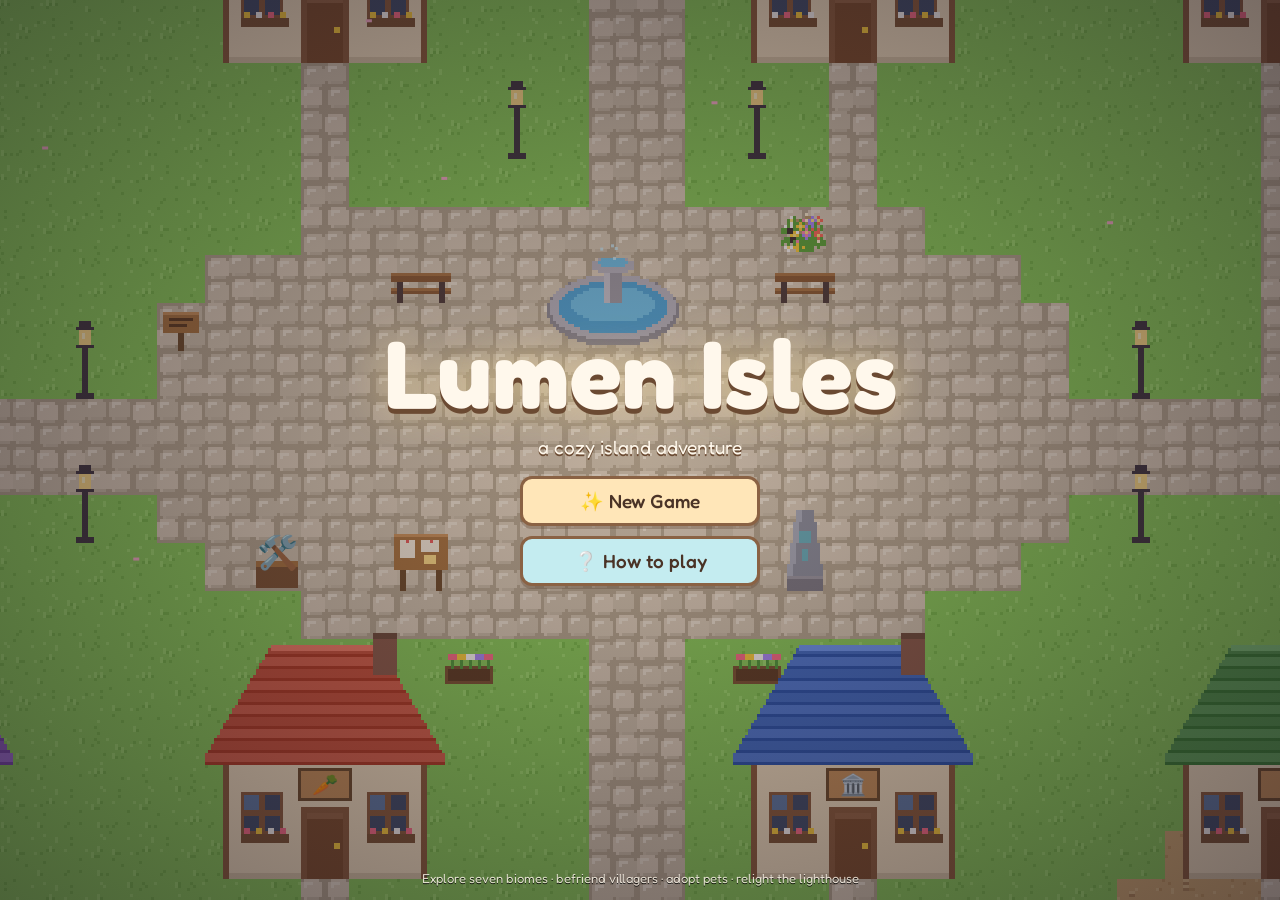
<file: lumen-isles/index.html>
<!doctype html>
<html lang="en">
<head>
<meta charset="utf-8">
<meta name="viewport" content="width=device-width,initial-scale=1,maximum-scale=1,user-scalable=no">
<title>Lumen Isles</title>
<link rel="preconnect" href="https://fonts.googleapis.com">
<link rel="preconnect" href="https://fonts.gstatic.com" crossorigin>
<link href="https://fonts.googleapis.com/css2?family=Fredoka:wght@400;500;600;700&display=swap" rel="stylesheet">
<link rel="stylesheet" href="css/style.css">
</head>
<body>
<canvas id="game"></canvas>
<div id="hud" class="hidden">
  <div id="hud-tl" class="card">
    <div id="hud-time"></div>
    <div id="hud-coins"></div>
    <div id="hud-place"></div>
  </div>
  <div id="hud-tr">
    <div id="hud-hp"></div>
    <div id="hud-quest" class="card"></div>
  </div>
  <div id="hud-menu"></div>
  <div id="hud-bottom">
    <div id="prompt"></div>
    <div id="toolbar"></div>
  </div>
</div>
<div id="toasts"></div>
<div id="banner"></div>
<div id="flash"></div>
<div id="overlay"></div>
<div id="title"></div>
<div id="touch" class="hidden"><div id="joy"><div id="joy-knob"></div></div><button id="touch-act">✋</button><button id="touch-menu">🎒</button></div>
<div id="fade"></div>
<script src="js/util.js"></script>
<script src="js/data.js"></script>
<script src="js/art.js"></script>
<script src="js/world.js"></script>
<script src="js/systems.js"></script>
<script src="js/audio.js"></script>
<script src="js/game.js"></script>
<script src="js/ui.js"></script>
<script src="js/main.js"></script>
</body>
</html>
</file>
<file: lumen-isles/css/style.css>
:root {
  --cream: #fff8ec; --cream2: #f6ead4; --brown: #6b4a32; --brown2: #8a6244; --ink: #4a3326;
  --accent: #f4a259; --teal: #5bc0be; --pink: #f28ba8; --green: #7cc36b; --red: #e86a6a; --gold: #f2c94c;
  --shadow: 0 6px 0 rgba(90, 60, 40, .25), 0 12px 30px rgba(40, 25, 15, .25);
  --font: 'Fredoka', 'Nunito', 'Segoe UI', system-ui, sans-serif;
}
* { box-sizing: border-box; }
html, body { margin: 0; height: 100%; overflow: hidden; background: #1c1a2a; font-family: var(--font); color: var(--ink); user-select: none; -webkit-user-select: none; }
canvas#game { display: block; position: fixed; inset: 0; image-rendering: pixelated; }
.hidden { display: none !important; }
.card { background: var(--cream); border: 3px solid var(--brown2); border-radius: 14px; box-shadow: var(--shadow); }
.emo { font-family: 'Apple Color Emoji', 'Segoe UI Emoji', 'Noto Color Emoji', sans-serif; display: inline-block; line-height: 1; }
button { font-family: var(--font); }

/* HUD */
#hud { position: fixed; inset: 0; pointer-events: none; }
#hud-tl { position: absolute; left: 14px; top: 14px; padding: 8px 14px; min-width: 190px; pointer-events: auto; }
#hud-time { font-weight: 600; font-size: 17px; }
#hud-coins { font-size: 16px; margin-top: 2px; }
#hud-place { font-size: 13px; color: var(--brown2); margin-top: 2px; }
#hud-place b { color: var(--ink); font-size: 14px; }
#hud-tr { position: absolute; right: 14px; top: 14px; display: flex; flex-direction: column; align-items: flex-end; gap: 8px; max-width: 300px; }
#hud-hp { font-size: 18px; letter-spacing: 1px; filter: drop-shadow(0 2px 0 rgba(0, 0, 0, .3)); }
#hud-quest { padding: 8px 12px; font-size: 13px; pointer-events: auto; cursor: pointer; }
#hud-quest:empty { display: none; }
#hud-quest .qt { font-weight: 600; font-size: 14px; }
#hud-quest .qp { color: var(--brown2); }
#hud-menu { position: absolute; right: 14px; bottom: 14px; display: flex; flex-direction: column; gap: 6px; pointer-events: auto; }
#hud-menu button { width: 46px; height: 46px; border-radius: 12px; border: 3px solid var(--brown2); background: var(--cream); font-size: 21px; cursor: pointer; box-shadow: 0 3px 0 rgba(90, 60, 40, .3); position: relative; }
#hud-menu button:hover { background: #fff; transform: translateY(-1px); }
#hud-menu button .k { position: absolute; right: 2px; bottom: 0; font-size: 9px; color: var(--brown2); font-weight: 600; }
#hud-bottom { position: absolute; left: 50%; bottom: 14px; transform: translateX(-50%); display: flex; flex-direction: column; align-items: center; gap: 8px; }
#prompt { background: rgba(255, 248, 236, .95); border: 3px solid var(--brown2); border-radius: 999px; padding: 6px 16px; font-weight: 500; font-size: 15px; box-shadow: 0 3px 0 rgba(90, 60, 40, .3); white-space: nowrap; }
#prompt:empty { display: none; }
#prompt.locked { background: #f6e3e0; color: #8a4a44; border-color: #c98a80; }
#prompt kbd { background: var(--brown2); color: var(--cream); border-radius: 6px; padding: 1px 7px; font-family: var(--font); font-size: 13px; margin-right: 6px; }
#toolbar { display: flex; gap: 6px; pointer-events: auto; }
#toolbar .tool { width: 44px; height: 44px; border-radius: 12px; background: var(--cream); border: 3px solid var(--brown2); display: flex; align-items: center; justify-content: center; font-size: 22px; position: relative; box-shadow: 0 3px 0 rgba(90, 60, 40, .3); }
#toolbar .tool .tier { position: absolute; bottom: -2px; left: 50%; transform: translateX(-50%); width: 22px; height: 6px; border-radius: 4px; border: 1px solid rgba(0, 0, 0, .25); }
#toolbar .tool.off { opacity: .35; filter: grayscale(1); }
#toolbar .sep { width: 2px; background: rgba(255, 255, 255, .3); margin: 6px 2px; border-radius: 2px; }

/* toasts, banner, fade */
#toasts { position: fixed; left: 14px; top: 120px; display: flex; flex-direction: column; gap: 6px; pointer-events: none; z-index: 30; max-width: 380px; }
.toast { background: rgba(255, 248, 236, .96); border: 2px solid var(--brown2); border-radius: 12px; padding: 7px 12px; font-size: 14px; box-shadow: 0 3px 0 rgba(90, 60, 40, .25); animation: tin .25s ease-out; }
.toast.out { opacity: 0; transform: translateX(-20px); transition: .4s; }
@keyframes tin { from { opacity: 0; transform: translateX(-20px); } }
#banner { position: fixed; top: 18%; left: 50%; transform: translateX(-50%); text-align: center; pointer-events: none; z-index: 25; opacity: 0; transition: opacity .6s; }
#banner.show { opacity: 1; }
#banner .bt { font-size: 40px; font-weight: 700; color: #fff8ec; text-shadow: 0 3px 0 #6b4a32, 0 0 20px rgba(0, 0, 0, .4); }
#banner .bs { font-size: 18px; color: #fff8ec; text-shadow: 0 2px 0 #6b4a32; }
#fade { position: fixed; inset: 0; background: #1c1a2a; opacity: 0; pointer-events: none; transition: opacity .35s; z-index: 60; }
#fade.on { opacity: 1; pointer-events: auto; }
#flash { position: fixed; inset: 0; background: rgba(255, 60, 60, .25); opacity: 0; pointer-events: none; transition: opacity .3s; z-index: 5; }
#flash.on { opacity: 1; transition: none; }

/* overlay / panels */
#overlay { position: fixed; inset: 0; z-index: 55; display: none; align-items: center; justify-content: center; background: rgba(28, 22, 30, .35); }
#overlay.open { display: flex; }
#overlay.dialog { align-items: flex-end; background: transparent; padding-bottom: 20px; }
.panel { background: var(--cream); border: 4px solid var(--brown2); border-radius: 20px; box-shadow: var(--shadow); width: min(860px, calc(100vw - 32px)); max-height: calc(100vh - 40px); display: flex; flex-direction: column; overflow: hidden; animation: pin .18s ease-out; }
@keyframes pin { from { transform: scale(.96); opacity: 0; } }
.panel-h { display: flex; align-items: center; gap: 10px; padding: 12px 16px; background: var(--cream2); border-bottom: 3px solid #e2cfae; }
.panel-h h2 { margin: 0; font-size: 22px; font-weight: 600; flex: 1; }
.panel-h .coins { font-weight: 600; }
.x { border: none; background: var(--brown2); color: var(--cream); width: 32px; height: 32px; border-radius: 10px; font-size: 18px; cursor: pointer; font-weight: 700; }
.panel-b { padding: 14px 16px; overflow: auto; flex: 1; }
.tabs { display: flex; gap: 4px; padding: 8px 12px 0; background: var(--cream2); flex-wrap: wrap; }
.tab { border: 3px solid #e2cfae; border-bottom: none; background: #f0e0c4; border-radius: 12px 12px 0 0; padding: 6px 12px; font-size: 15px; cursor: pointer; font-family: var(--font); color: var(--ink); }
.tab.on { background: var(--cream); border-color: var(--brown2); font-weight: 600; }
.btn { border: 3px solid var(--brown2); background: #ffe6b8; color: var(--ink); border-radius: 12px; padding: 6px 14px; font-size: 15px; font-weight: 500; cursor: pointer; box-shadow: 0 3px 0 rgba(90, 60, 40, .3); }
.btn:hover:not(:disabled) { background: #ffd98f; transform: translateY(-1px); }
.btn:active:not(:disabled) { transform: translateY(2px); box-shadow: 0 1px 0 rgba(90, 60, 40, .3); }
.btn:disabled { opacity: .45; cursor: default; }
.btn.go { background: #c9efb8; } .btn.go:hover:not(:disabled) { background: #b4e89e; }
.btn.blue { background: #c4ecf0; } .btn.pink { background: #ffd0dc; }
.btn.sm { padding: 3px 10px; font-size: 13px; border-width: 2px; border-radius: 9px; }
.row { display: flex; align-items: center; gap: 10px; padding: 7px 10px; border-radius: 12px; }
.row:nth-child(odd) { background: rgba(240, 224, 196, .45); }
.row .ic { font-size: 26px; width: 36px; text-align: center; }
.row .nm { flex: 1; min-width: 0; }
.row .nm small { display: block; color: var(--brown2); font-size: 12.5px; }
.row .pr { font-weight: 600; white-space: nowrap; }
.muted { color: var(--brown2); font-size: 13px; }
.need { display: inline-flex; align-items: center; gap: 2px; margin-right: 8px; font-size: 13px; }
.need.no { color: var(--red); }
.grid { display: grid; grid-template-columns: repeat(auto-fill, minmax(64px, 1fr)); gap: 8px; }
.slot { aspect-ratio: 1; border: 3px solid #e2cfae; background: #fffdf8; border-radius: 12px; display: flex; align-items: center; justify-content: center; font-size: 28px; position: relative; cursor: pointer; }
.slot:hover { border-color: var(--accent); }
.slot.sel { border-color: var(--teal); background: #eefaf9; }
.slot .n { position: absolute; right: 4px; bottom: 1px; font-size: 12px; font-weight: 600; }
.slot.unk { filter: grayscale(1) brightness(.3); opacity: .35; cursor: default; }
.slot.don::after { content: '🏛️'; position: absolute; left: 2px; top: 1px; font-size: 11px; }
.chips { display: flex; gap: 6px; flex-wrap: wrap; margin-bottom: 10px; }
.chip { border: 2px solid #e2cfae; background: #fffdf8; border-radius: 999px; padding: 3px 11px; font-size: 13px; cursor: pointer; }
.chip.on { border-color: var(--brown2); background: #ffe6b8; font-weight: 600; }
.detail { margin-top: 12px; padding: 10px 12px; border: 3px dashed #e2cfae; border-radius: 14px; display: flex; align-items: center; gap: 12px; min-height: 64px; }
.detail .big { font-size: 40px; }
.bar { height: 10px; background: #ead9bb; border-radius: 6px; overflow: hidden; min-width: 80px; }
.bar > i { display: block; height: 100%; background: linear-gradient(90deg, var(--green), #a8e08a); border-radius: 6px; }
.bar.pink > i { background: linear-gradient(90deg, var(--pink), #ffc0d0); }
h3 { margin: 14px 0 8px; font-size: 17px; font-weight: 600; }
h3:first-child { margin-top: 0; }
.cols { display: grid; grid-template-columns: 1fr 1fr; gap: 14px; }
@media (max-width: 700px) { .cols { grid-template-columns: 1fr; } }

/* dialog */
.dlg { width: min(760px, calc(100vw - 24px)); background: var(--cream); border: 4px solid var(--brown2); border-radius: 20px; box-shadow: var(--shadow); display: flex; gap: 14px; padding: 14px; animation: pin .18s ease-out; }
.dlg .por { width: 96px; flex: none; text-align: center; }
.dlg .por canvas { width: 96px; height: 120px; image-rendering: pixelated; background: linear-gradient(#cfeaf5, #f6ead4); border-radius: 14px; border: 3px solid #e2cfae; }
.dlg .hearts { font-size: 11px; margin-top: 2px; letter-spacing: -1px; }
.dlg .body { flex: 1; display: flex; flex-direction: column; gap: 8px; min-width: 0; }
.dlg .nm { font-weight: 700; font-size: 18px; color: var(--brown); }
.dlg .tx { font-size: 17px; line-height: 1.4; min-height: 48px; }
.dlg .opts { display: flex; flex-wrap: wrap; gap: 6px; margin-top: auto; }

/* fishing */
.fish { width: min(460px, calc(100vw - 24px)); padding: 18px; text-align: center; }
.fish h2 { margin: 0 0 10px; }
.fbar { position: relative; height: 34px; background: #2d6aa3; border-radius: 12px; border: 3px solid var(--brown2); overflow: hidden; margin: 12px 0; }
.fbar .zone { position: absolute; top: 0; bottom: 0; background: rgba(140, 240, 140, .75); border-left: 2px solid #fff; border-right: 2px solid #fff; }
.fbar .mark { position: absolute; top: -2px; bottom: -2px; width: 6px; margin-left: -3px; background: #ffd23a; border: 2px solid var(--ink); border-radius: 4px; }
.fdots { font-size: 22px; letter-spacing: 4px; }

/* map */
.mapwrap { position: relative; width: 100%; max-width: min(100%, calc((100vh - 250px) * 1.23)); margin: 0 auto; }
.mapwrap canvas { width: 100%; image-rendering: pixelated; border-radius: 12px; border: 3px solid #e2cfae; display: block; }
.mi { position: absolute; transform: translate(-50%, -50%); font-size: 16px; pointer-events: auto; cursor: default; filter: drop-shadow(0 1px 1px rgba(0, 0, 0, .5)); }
.mi.ws { cursor: pointer; font-size: 15px; }
.mi.ws:hover { transform: translate(-50%, -50%) scale(1.4); }
.mi.ws.off { filter: grayscale(1) opacity(.6); cursor: default; }
.mlabel { position: absolute; transform: translate(-50%, 0); font-size: 11px; font-weight: 600; color: #fff8ec; text-shadow: 0 1px 0 #3a2a1a, 0 0 3px #3a2a1a; white-space: nowrap; pointer-events: none; }
.mi.me { font-size: 18px; animation: pulse 1s infinite; z-index: 2; }
@keyframes pulse { 50% { transform: translate(-50%, -60%) scale(1.15); } }

/* title */
#title { position: fixed; inset: 0; z-index: 50; display: flex; flex-direction: column; align-items: center; justify-content: center; gap: 18px; background: radial-gradient(ellipse at center, rgba(20, 16, 30, .15), rgba(20, 16, 30, .55)); }
#title .logo { font-size: clamp(48px, 9vw, 96px); font-weight: 700; color: #fff8ec; text-shadow: 0 5px 0 #6b4a32, 0 0 40px rgba(255, 230, 160, .6); letter-spacing: 1px; }
#title .sub { margin-top: -14px; color: #fff8ec; font-size: 19px; text-shadow: 0 2px 0 #6b4a32; }
#title .menu { display: flex; flex-direction: column; gap: 10px; min-width: 240px; }
#title .menu .btn { font-size: 19px; padding: 10px 18px; }
#title .foot { position: absolute; bottom: 14px; color: #fff8ec; font-size: 13px; opacity: .8; text-shadow: 0 1px 0 #000; }
.creator { display: grid; grid-template-columns: 180px 1fr; gap: 18px; }
@media (max-width: 640px) { .creator { grid-template-columns: 1fr; } }
.creator canvas { width: 160px; height: 200px; image-rendering: pixelated; background: linear-gradient(#cfeaf5, #bfe3a8); border-radius: 16px; border: 3px solid #e2cfae; }
.sw { display: flex; gap: 6px; flex-wrap: wrap; margin: 4px 0 10px; }
.sw span { width: 28px; height: 28px; border-radius: 50%; border: 3px solid #e2cfae; cursor: pointer; }
.sw span.on { border-color: var(--ink); transform: scale(1.12); }
input[type=text] { font-family: var(--font); font-size: 16px; padding: 6px 10px; border: 3px solid #e2cfae; border-radius: 10px; background: #fffdf8; color: var(--ink); width: 100%; }
select { font-family: var(--font); font-size: 15px; padding: 5px 8px; border: 3px solid #e2cfae; border-radius: 10px; background: #fffdf8; color: var(--ink); }
input[type=range] { accent-color: var(--accent); width: 180px; }
.toggle { display: flex; gap: 6px; flex-wrap: wrap; }
.toggle .btn.on { background: #c9efb8; border-color: #4a8a3a; font-weight: 600; }
.kbd { display: grid; grid-template-columns: auto 1fr; gap: 4px 12px; font-size: 14px; }
.kbd b { background: var(--brown2); color: var(--cream); border-radius: 6px; padding: 0 7px; font-weight: 500; text-align: center; }
.petcard { display: flex; gap: 12px; align-items: center; padding: 10px; border: 3px solid #e2cfae; border-radius: 14px; margin-bottom: 8px; background: #fffdf8; }
.petcard canvas { width: 64px; height: 64px; image-rendering: pixelated; background: #eaf6e0; border-radius: 12px; }
.petcard .info { flex: 1; min-width: 0; }
.petcard .acts { display: flex; flex-wrap: wrap; gap: 4px; }
.finale { text-align: center; padding: 26px; width: min(560px, calc(100vw - 24px)); }
.finale h1 { margin: 0 0 8px; font-size: 32px; }

/* touch */
#touch { position: fixed; inset: 0; pointer-events: none; z-index: 20; }
#joy { position: absolute; left: 24px; bottom: 24px; width: 120px; height: 120px; border-radius: 50%; background: rgba(255, 248, 236, .25); border: 3px solid rgba(255, 248, 236, .5); pointer-events: auto; touch-action: none; }
#joy-knob { position: absolute; left: 35px; top: 35px; width: 50px; height: 50px; border-radius: 50%; background: rgba(255, 248, 236, .8); }
#touch-act, #touch-menu { position: absolute; pointer-events: auto; border-radius: 50%; border: 3px solid var(--brown2); background: var(--cream); font-size: 28px; touch-action: none; }
#touch-act { right: 90px; bottom: 40px; width: 78px; height: 78px; }
#touch-menu { right: 24px; bottom: 140px; width: 56px; height: 56px; font-size: 22px; }
body.touch #hud-menu { bottom: 210px; }
</file>
